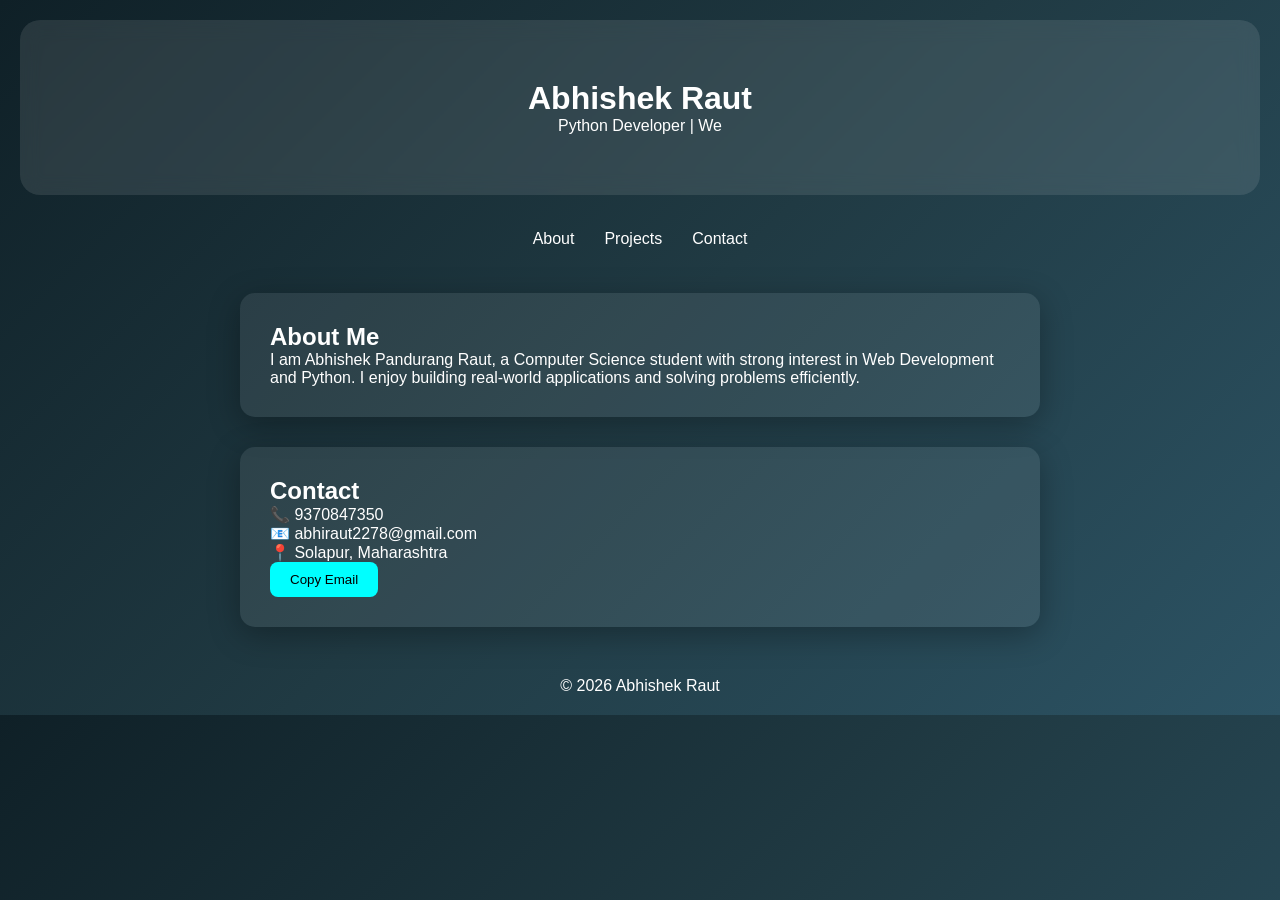
<file: index.html>
<!DOCTYPE html>
<html lang="en">
<head>
<meta charset="UTF-8">
<meta name="viewport" content="width=device-width, initial-scale=1.0">
<title>Abhishek Raut Portfolio</title>
<link rel="stylesheet" href="styles.css">
</head>
<body>

<header class="glass">
    <h1>Abhishek Raut</h1>
    <p id="typing"></p>
</header>

<nav>
    <a href="#about">About</a>
    <a href="projects.html">Projects</a>
    <a href="#contact">Contact</a>
</nav>

<section id="about" class="card">
    <h2>About Me</h2>
    <p>
        I am Abhishek Pandurang Raut, a Computer Science student with strong interest in Web Development and Python.
        I enjoy building real-world applications and solving problems efficiently.
    </p>
</section>

<section id="contact" class="card">
    <h2>Contact</h2>
    <p>📞 9370847350</p>
    <p>📧 abhiraut2278@gmail.com</p>
    <p>📍 Solapur, Maharashtra</p>
    <button onclick="copyEmail()">Copy Email</button>
</section>

<footer>
    <p>© 2026 Abhishek Raut</p>
</footer>

<script src="script.js"></script>
</body>
</html>
</file>
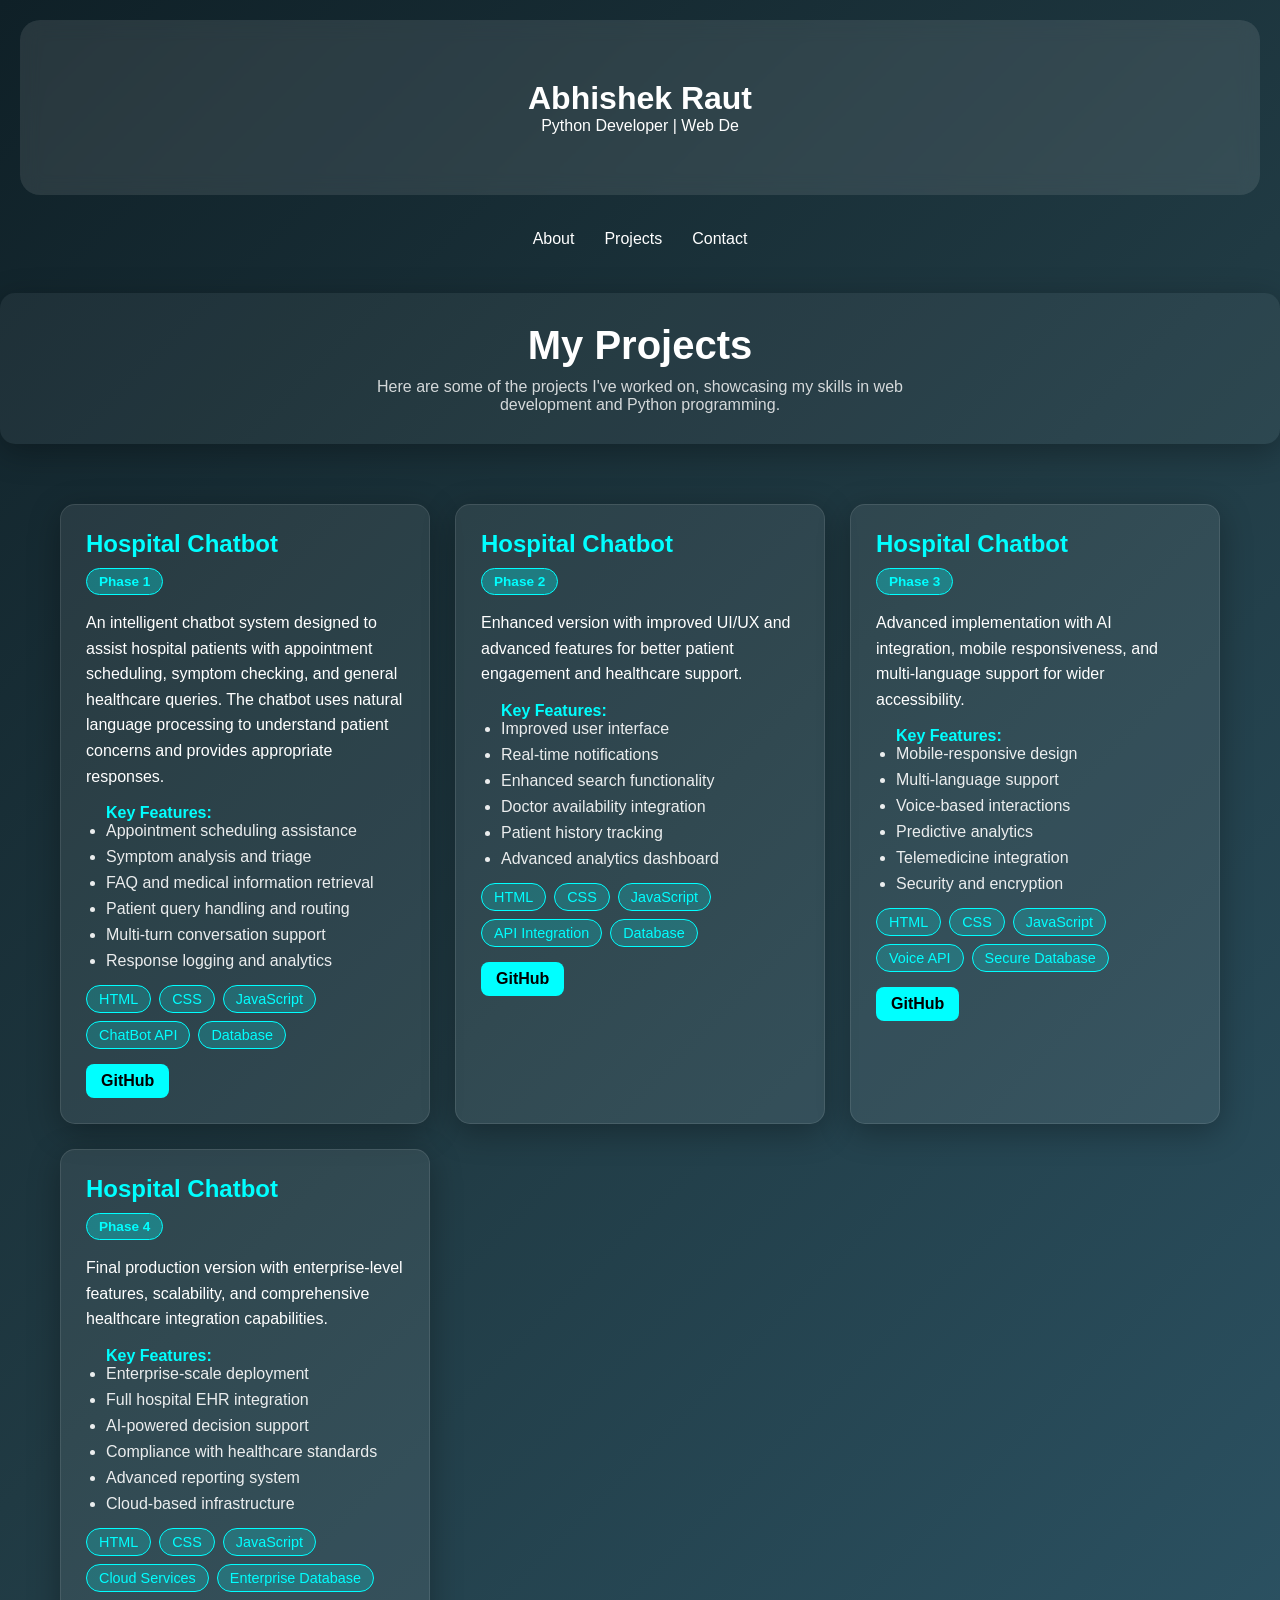
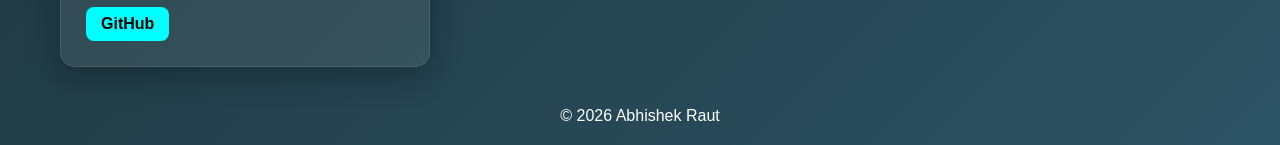
<file: projects.html>
<!DOCTYPE html>
<html lang="en">
<head>
    <meta charset="UTF-8">
    <meta name="viewport" content="width=device-width, initial-scale=1.0">
    <title>Projects - Abhishek Raut</title>
    <link rel="stylesheet" href="styles.css">
    <style>
        .projects-container {
            display: grid;
            grid-template-columns: repeat(auto-fit, minmax(300px, 1fr));
            gap: 25px;
            padding: 20px;
        }

        .project-card {
            background: rgba(255,255,255,0.08);
            border-radius: 15px;
            padding: 25px;
            box-shadow: 0 8px 32px rgba(0,0,0,0.3);
            transition: transform 0.3s, box-shadow 0.3s;
            border: 1px solid rgba(255,255,255,0.1);
        }

        .project-card:hover {
            transform: translateY(-10px);
            box-shadow: 0 12px 40px rgba(0,255,255,0.2);
        }

        .project-title {
            font-size: 1.5em;
            margin-bottom: 10px;
            color: cyan;
        }

        .project-phase {
            display: inline-block;
            background: rgba(0,255,255,0.3);
            color: cyan;
            padding: 5px 12px;
            border-radius: 20px;
            font-size: 0.85em;
            border: 1px solid cyan;
            margin-bottom: 15px;
            font-weight: bold;
        }

        .project-description {
            margin-bottom: 15px;
            line-height: 1.6;
        }

        .project-features {
            margin-bottom: 15px;
            padding-left: 20px;
        }

        .project-features li {
            margin-bottom: 8px;
            opacity: 0.9;
        }

        .project-tech {
            margin-bottom: 15px;
            display: flex;
            flex-wrap: wrap;
            gap: 8px;
        }

        .tech-badge {
            background: rgba(0,255,255,0.2);
            color: cyan;
            padding: 5px 12px;
            border-radius: 20px;
            font-size: 0.9em;
            border: 1px solid cyan;
        }

        .project-links {
            display: flex;
            gap: 10px;
            margin-top: 15px;
        }

        .project-links a {
            display: inline-block;
            padding: 8px 15px;
            background: cyan;
            color: black;
            border-radius: 8px;
            text-decoration: none;
            font-weight: bold;
            transition: background 0.3s;
        }

        .project-links a:hover {
            background: rgba(0,255,255,0.8);
        }

        .projects-header {
            text-align: center;
            margin-bottom: 40px;
        }

        .projects-header h2 {
            font-size: 2.5em;
            margin-bottom: 10px;
        }

        .projects-header p {
            opacity: 0.8;
            max-width: 600px;
            margin: 0 auto;
        }
    </style>
</head>
<body>

<header class="glass">
    <h1>Abhishek Raut</h1>
    <p id="typing"></p>
</header>

<nav>
    <a href="index.html#about">About</a>
    <a href="projects.html">Projects</a>
    <a href="index.html#contact">Contact</a>
</nav>

<section class="projects-header card" style="max-width: 100%; background: rgba(255,255,255,0.05);">
    <h2>My Projects</h2>
    <p>Here are some of the projects I've worked on, showcasing my skills in web development and Python programming.</p>
</section>

<div class="projects-container" style="max-width: 1200px; margin: 0 auto; padding: 20px;">
    
    <div class="project-card">
        <h3 class="project-title">Hospital Chatbot</h3>
        <div class="project-phase">Phase 1</div>
        <p class="project-description">
            An intelligent chatbot system designed to assist hospital patients with appointment scheduling, symptom checking, and general healthcare queries. The chatbot uses natural language processing to understand patient concerns and provides appropriate responses.
        </p>
        <div class="project-features">
            <strong style="color: cyan;">Key Features:</strong>
            <ul>
                <li>Appointment scheduling assistance</li>
                <li>Symptom analysis and triage</li>
                <li>FAQ and medical information retrieval</li>
                <li>Patient query handling and routing</li>
                <li>Multi-turn conversation support</li>
                <li>Response logging and analytics</li>
            </ul>
        </div>
        <div class="project-tech">
            <span class="tech-badge">HTML</span>
            <span class="tech-badge">CSS</span>
            <span class="tech-badge">JavaScript</span>
            <span class="tech-badge">ChatBot API</span>
            <span class="tech-badge">Database</span>
        </div>
        <div class="project-links">
            <a href="https://github.com/2137abhiraut" target="_blank">GitHub</a>
        </div>
    </div>

    <div class="project-card">
        <h3 class="project-title">Hospital Chatbot</h3>
        <div class="project-phase">Phase 2</div>
        <p class="project-description">
            Enhanced version with improved UI/UX and advanced features for better patient engagement and healthcare support.
        </p>
        <div class="project-features">
            <strong style="color: cyan;">Key Features:</strong>
            <ul>
                <li>Improved user interface</li>
                <li>Real-time notifications</li>
                <li>Enhanced search functionality</li>
                <li>Doctor availability integration</li>
                <li>Patient history tracking</li>
                <li>Advanced analytics dashboard</li>
            </ul>
        </div>
        <div class="project-tech">
            <span class="tech-badge">HTML</span>
            <span class="tech-badge">CSS</span>
            <span class="tech-badge">JavaScript</span>
            <span class="tech-badge">API Integration</span>
            <span class="tech-badge">Database</span>
        </div>
        <div class="project-links">
            <a href="https://github.com/2137abhiraut" target="_blank">GitHub</a>
        </div>
    </div>

    <div class="project-card">
        <h3 class="project-title">Hospital Chatbot</h3>
        <div class="project-phase">Phase 3</div>
        <p class="project-description">
            Advanced implementation with AI integration, mobile responsiveness, and multi-language support for wider accessibility.
        </p>
        <div class="project-features">
            <strong style="color: cyan;">Key Features:</strong>
            <ul>
                <li>Mobile-responsive design</li>
                <li>Multi-language support</li>
                <li>Voice-based interactions</li>
                <li>Predictive analytics</li>
                <li>Telemedicine integration</li>
                <li>Security and encryption</li>
            </ul>
        </div>
        <div class="project-tech">
            <span class="tech-badge">HTML</span>
            <span class="tech-badge">CSS</span>
            <span class="tech-badge">JavaScript</span>
            <span class="tech-badge">Voice API</span>
            <span class="tech-badge">Secure Database</span>
        </div>
        <div class="project-links">
            <a href="https://github.com/2137abhiraut" target="_blank">GitHub</a>
        </div>
    </div>

    <div class="project-card">
        <h3 class="project-title">Hospital Chatbot</h3>
        <div class="project-phase">Phase 4</div>
        <p class="project-description">
            Final production version with enterprise-level features, scalability, and comprehensive healthcare integration capabilities.
        </p>
        <div class="project-features">
            <strong style="color: cyan;">Key Features:</strong>
            <ul>
                <li>Enterprise-scale deployment</li>
                <li>Full hospital EHR integration</li>
                <li>AI-powered decision support</li>
                <li>Compliance with healthcare standards</li>
                <li>Advanced reporting system</li>
                <li>Cloud-based infrastructure</li>
            </ul>
        </div>
        <div class="project-tech">
            <span class="tech-badge">HTML</span>
            <span class="tech-badge">CSS</span>
            <span class="tech-badge">JavaScript</span>
            <span class="tech-badge">Cloud Services</span>
            <span class="tech-badge">Enterprise Database</span>
        </div>
        <div class="project-links">
            <a href="https://github.com/2137abhiraut" target="_blank">GitHub</a>
        </div>
    </div>

</div>

<footer>
    <p>© 2026 Abhishek Raut</p>
</footer>

<script src="script.js"></script>
</body>
</html>
</file>
<file: styles.css>
* {
    margin: 0;
    padding: 0;
    box-sizing: border-box;
}

body {
    font-family: 'Poppins', sans-serif;
    background: linear-gradient(135deg, #0f2027, #203a43, #2c5364);
    color: white;
}

header {
    text-align: center;
    padding: 60px;
}

.glass {
    background: rgba(255,255,255,0.1);
    backdrop-filter: blur(10px);
    border-radius: 20px;
    margin: 20px;
}

nav {
    display: flex;
    justify-content: center;
    gap: 30px;
    padding: 15px;
}

nav a {
    color: white;
    text-decoration: none;
    position: relative;
}

nav a::after {
    content: "";
    position: absolute;
    width: 0%;
    height: 2px;
    background: cyan;
    left: 0;
    bottom: -5px;
    transition: 0.3s;
}

nav a:hover::after {
    width: 100%;
}

.card {
    max-width: 800px;
    margin: 30px auto;
    padding: 30px;
    border-radius: 15px;
    background: rgba(255,255,255,0.08);
    box-shadow: 0 8px 32px rgba(0,0,0,0.3);
    transition: transform 0.3s;
}

.card:hover {
    transform: scale(1.03);
}

button {
    padding: 10px 20px;
    border: none;
    background: cyan;
    color: black;
    border-radius: 8px;
    cursor: pointer;
}

footer {
    text-align: center;
    padding: 20px;
}
</file>
